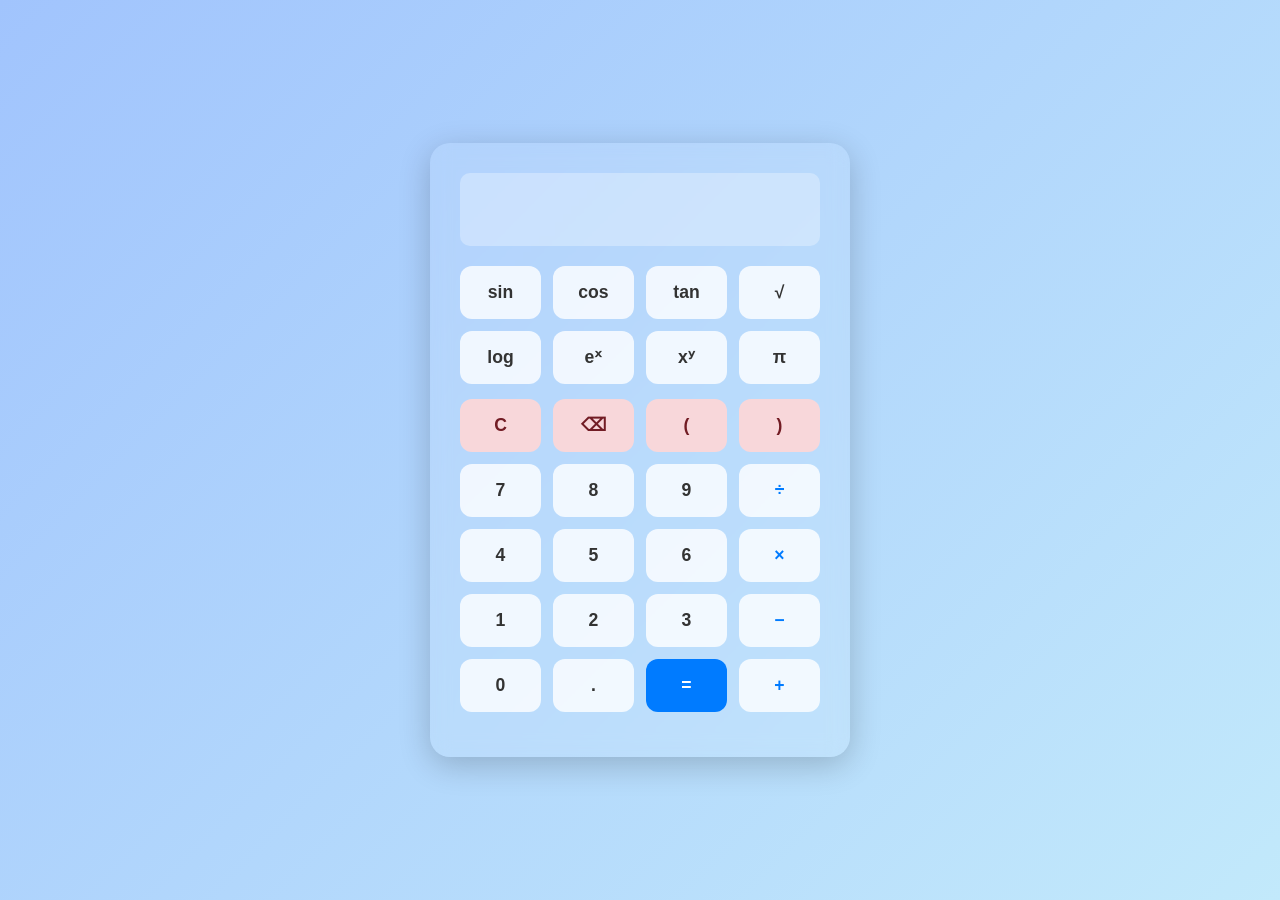
<file: petstore/index.html>
<!DOCTYPE html>
<html lang="en">
<head>
  <meta charset="UTF-8" />
  <meta name="viewport" content="width=device-width, initial-scale=1.0"/>
  <title>Scientific Calculator</title>
  <link rel="stylesheet" href="style.css" />
</head>
<body>
  <div class="container">
    <div class="calculator">
      <input type="text" id="display" readonly />

      <!-- Scientific Buttons -->
      <div class="buttons scientific">
        <button onclick="append('sin(')">sin</button>
        <button onclick="append('cos(')">cos</button>
        <button onclick="append('tan(')">tan</button>
        <button onclick="append('√')">√</button>

        <button onclick="append('log(')">log</button>
        <button onclick="append('e^')">eˣ</button>
        <button onclick="append('^')">xʸ</button>
        <button onclick="append('π')">π</button>
      </div>

      <!-- Standard Buttons -->
      <div class="buttons standard">
        <button onclick="clearDisplay()" class="func">C</button>
        <button onclick="backspace()" class="func">⌫</button>
        <button onclick="append('(')" class="func">(</button>
        <button onclick="append(')')" class="func">)</button>

        <button onclick="append('7')">7</button>
        <button onclick="append('8')">8</button>
        <button onclick="append('9')">9</button>
        <button onclick="append('/')" class="op">÷</button>

        <button onclick="append('4')">4</button>
        <button onclick="append('5')">5</button>
        <button onclick="append('6')">6</button>
        <button onclick="append('*')" class="op">×</button>

        <button onclick="append('1')">1</button>
        <button onclick="append('2')">2</button>
        <button onclick="append('3')">3</button>
        <button onclick="append('-')" class="op">−</button>

        <button onclick="append('0')">0</button>
        <button onclick="append('.')">.</button>
        <button onclick="calculate()" class="equal">=</button>
        <button onclick="append('+')" class="op">+</button>
      </div>
    </div>
  </div>

  <script src="script.js"></script>
</body>
</html>
</file>
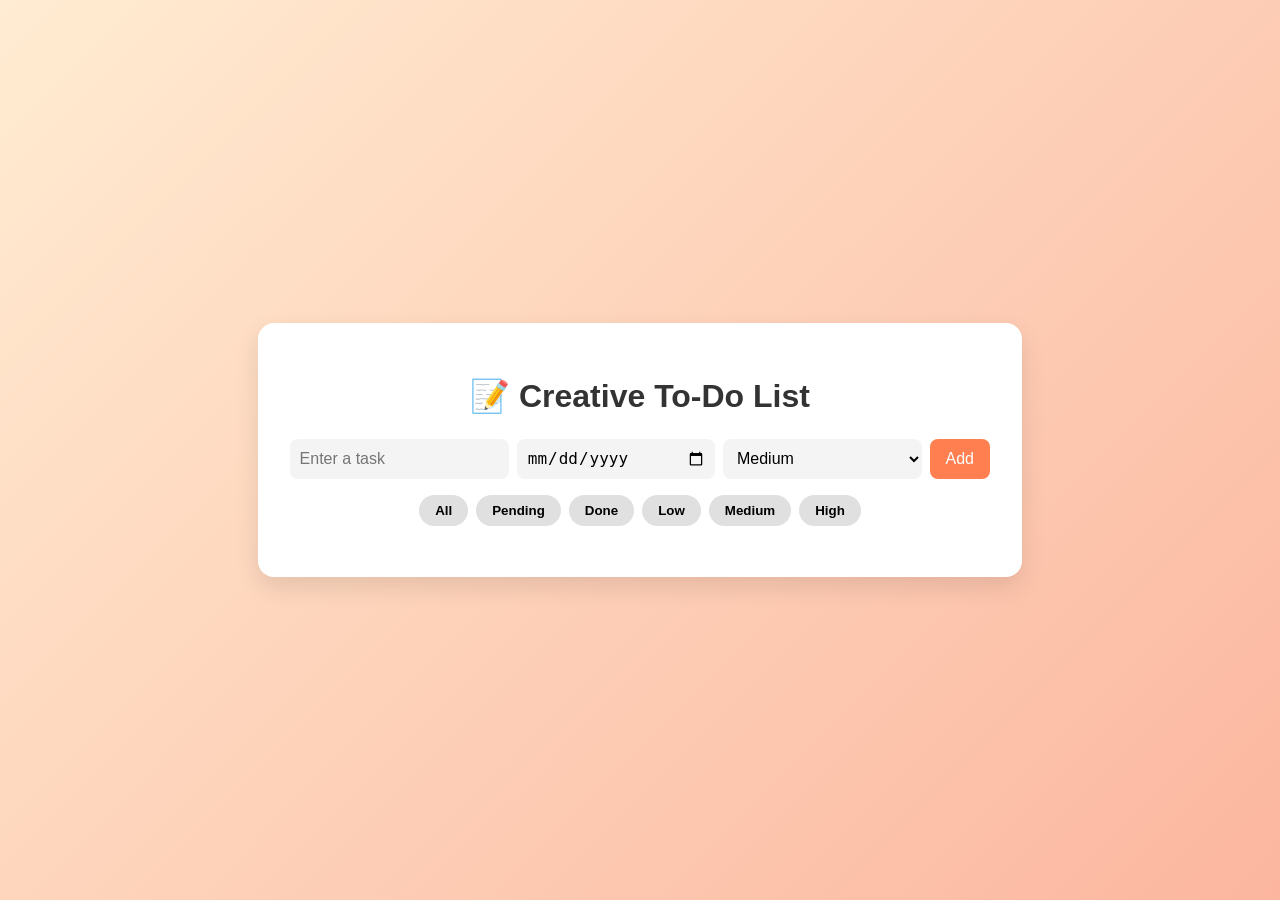
<file: toodolist/index.html>
<!DOCTYPE html>
<html lang="en">
<head>
  <meta charset="UTF-8" />
  <meta name="viewport" content="width=device-width, initial-scale=1.0"/>
  <title>Creative To-Do List</title>
  <link rel="stylesheet" href="style.css" />
</head>
<body>
  <div class="container">
    <h1>📝 Creative To-Do List</h1>
    <div class="task-input">
      <input type="text" id="taskText" placeholder="Enter a task" />
      <input type="date" id="dueDate" />
      <select id="priority">
        <option value="medium">Medium</option>
        <option value="low">Low</option>
        <option value="high">High</option>
      </select>
      <button onclick="addTask()">Add</button>
    </div>

    <div class="filters">
      <button onclick="setFilter('all')">All</button>
      <button onclick="setFilter('pending')">Pending</button>
      <button onclick="setFilter('done')">Done</button>
      <button onclick="setFilter('low')">Low</button>
      <button onclick="setFilter('medium')">Medium</button>
      <button onclick="setFilter('high')">High</button>
    </div>

    <ul id="taskList"></ul>
  </div>

  <script src="script.js"></script>
</body>
</html>
</file>
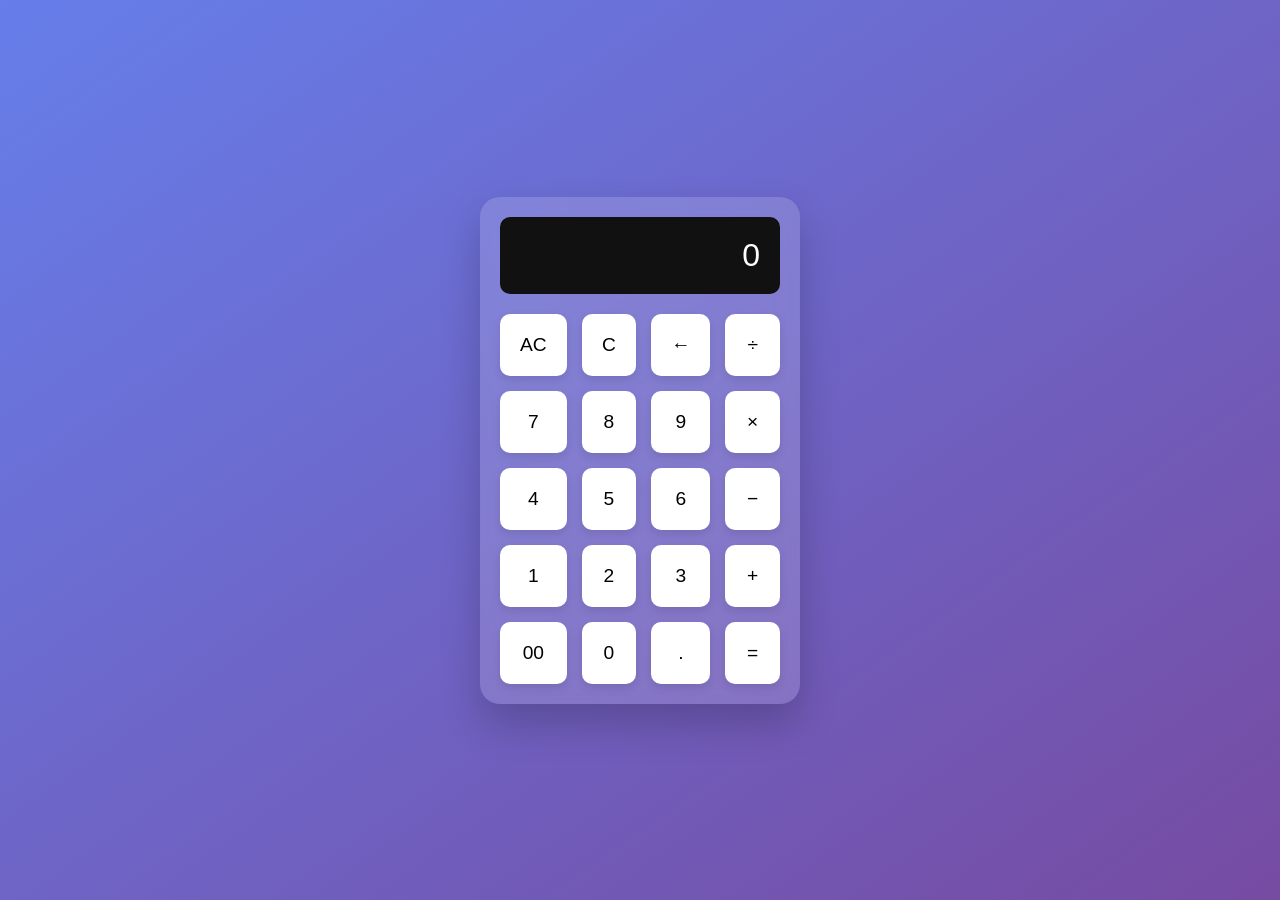
<file: calci/calculator.html>
<!DOCTYPE html>
<html lang="en">
<head>
  <meta charset="UTF-8" />
  <meta name="viewport" content="width=device-width, initial-scale=1.0" />
  <title>Calculator</title>
  <link rel="stylesheet" href="calculator.css" />
</head>
<body>
  <div class="calculator">
    <div id="display" class="display">0</div>
    <div class="buttons">
      <button onclick="allClear()">AC</button>
      <button onclick="clearEntry()">C</button>
      <button onclick="deleteLast()">←</button>
      <button onclick="append('/')">÷</button>

      <button onclick="append('7')">7</button>
      <button onclick="append('8')">8</button>
      <button onclick="append('9')">9</button>
      <button onclick="append('*')">×</button>

      <button onclick="append('4')">4</button>
      <button onclick="append('5')">5</button>
      <button onclick="append('6')">6</button>
      <button onclick="append('-')">−</button>

      <button onclick="append('1')">1</button>
      <button onclick="append('2')">2</button>
      <button onclick="append('3')">3</button>
      <button onclick="append('+')">+</button>

      <button onclick="append('00')">00</button>
      <button onclick="append('0')">0</button>
      <button onclick="append('.')">.</button>
      <button onclick="calculate()">=</button>
    </div>
  </div>

  <script src="calculator.js"></script>
</body>
</html>
</file>
<file: petstore/style.css>
* {
    box-sizing: border-box;
  }
  
  body {
    background: linear-gradient(135deg, #a1c4fd, #c2e9fb);
    font-family: 'Segoe UI', sans-serif;
    height: 100vh;
    margin: 0;
    display: flex;
    align-items: center;
    justify-content: center;
  }
  
  .container {
    backdrop-filter: blur(10px);
    background: rgba(255, 255, 255, 0.1);
    padding: 30px;
    border-radius: 20px;
    box-shadow: 0 8px 32px rgba(0, 0, 0, 0.2);
  }
  
  .calculator {
    width: 360px;
  }
  
  #display {
    width: 100%;
    padding: 20px;
    font-size: 1.8rem;
    border: none;
    outline: none;
    background: rgba(255, 255, 255, 0.3);
    color: #000;
    border-radius: 10px;
    margin-bottom: 20px;
  }
  
  .buttons {
    display: grid;
    grid-template-columns: repeat(4, 1fr);
    gap: 12px;
    margin-bottom: 15px;
  }
  
  button {
    padding: 16px;
    font-size: 1.1rem;
    border: none;
    border-radius: 12px;
    background-color: rgba(255, 255, 255, 0.8);
    cursor: pointer;
    transition: 0.2s ease-in-out;
    color: #333;
    font-weight: bold;
  }
  
  button:hover {
    background-color: #f1f1f1;
    transform: scale(1.05);
  }
  
  .op {
    color: #007bff;
  }
  
  .equal {
    background-color: #007bff;
    color: white;
  }
  
  .func {
    background-color: #f8d7da;
    color: #721c24;
  }
</file>
<file: toodolist/style.css>
/* Global Styles */
body {
    font-family: 'Segoe UI', Tahoma, Geneva, Verdana, sans-serif;
    margin: 0;
    padding: 0;
    background: linear-gradient(135deg, #ffecd2 0%, #fcb69f 100%);
    min-height: 100vh;
    display: flex;
    align-items: center;
    justify-content: center;
  }
  
  /* App Container */
  .container {
    background: white;
    padding: 2rem;
    border-radius: 1rem;
    box-shadow: 0 10px 25px rgba(0,0,0,0.1);
    max-width: 700px;
    width: 95%;
  }
  
  /* Header */
  h1 {
    text-align: center;
    color: #333;
    margin-bottom: 1.5rem;
  }
  
  /* Task Input Section */
  .task-input {
    display: flex;
    flex-wrap: wrap;
    gap: 0.5rem;
    margin-bottom: 1rem;
  }
  
  .task-input input,
  .task-input select,
  .task-input button {
    padding: 0.6rem;
    border: none;
    border-radius: 0.5rem;
    flex: 1;
    font-size: 1rem;
  }
  
  .task-input input,
  .task-input select {
    background: #f4f4f4;
  }
  
  .task-input button {
    background: #ff7f50;
    color: white;
    cursor: pointer;
    flex: none;
    padding: 0.6rem 1rem;
    transition: background 0.3s;
  }
  
  .task-input button:hover {
    background: #e06648;
  }
  
  /* Filter Buttons */
  .filters {
    display: flex;
    flex-wrap: wrap;
    gap: 0.5rem;
    margin-bottom: 1.2rem;
    justify-content: center;
  }
  
  .filters button {
    padding: 0.5rem 1rem;
    border: none;
    background: #e0e0e0;
    border-radius: 999px;
    cursor: pointer;
    font-weight: bold;
    transition: 0.3s;
  }
  
  .filters button.active,
  .filters button:hover {
    background: #ff7f50;
    color: white;
  }
  
  /* Task List */
  ul#taskList {
    list-style: none;
    padding: 0;
    margin: 0;
  }
  
  .task {
    background: #fffaf0;
    padding: 1rem;
    margin-bottom: 0.75rem;
    border-left: 6px solid #ff7f50;
    border-radius: 0.75rem;
    box-shadow: 0 4px 10px rgba(0,0,0,0.05);
    display: flex;
    justify-content: space-between;
    align-items: center;
    transition: transform 0.2s;
  }
  
  .task:hover {
    transform: scale(1.01);
  }
  
  .task.done {
    background: #d4edda;
    text-decoration: line-through;
    opacity: 0.8;
  }
  
  .task .info {
    flex: 1;
  }
  
  .task .meta {
    font-size: 0.85rem;
    margin-top: 0.25rem;
    color: #555;
  }
  
  .task button {
    margin-left: 0.3rem;
    padding: 0.3rem 0.6rem;
    border: none;
    border-radius: 0.4rem;
    cursor: pointer;
    background: #87cefa;
    color: white;
    font-weight: bold;
    transition: background 0.2s;
  }
  
  .task button:hover {
    background: #4682b4;
  }
  
  .task button:last-child {
    background: #ff6b6b;
  }
  
  .task button:last-child:hover {
    background: #d94b4b;
  }
</file>
<file: calci/calculator.css>
* {
  box-sizing: border-box;
}
body {
  margin: 0;
  font-family: 'Segoe UI', sans-serif;
  background: linear-gradient(to bottom right, #667eea, #764ba2);
  display: flex;
  justify-content: center;
  align-items: center;
  height: 100vh;
}
.calculator {
  background: rgba(255, 255, 255, 0.15);
  backdrop-filter: blur(10px);
  border-radius: 20px;
  padding: 20px;
  box-shadow: 0 20px 40px rgba(0, 0, 0, 0.2);
  width: 320px;
}
.display {
  background: #111;
  color: #fff;
  font-size: 2rem;
  padding: 20px;
  border-radius: 10px;
  text-align: right;
  overflow-x: auto;
}
.buttons {
  display: grid;
  grid-template-columns: repeat(4, 1fr);
  gap: 15px;
  margin-top: 20px;
}
button {
  padding: 20px;
  font-size: 1.2rem;
  border: none;
  border-radius: 10px;
  background: #fff;
  box-shadow: 0 4px 10px rgba(0, 0, 0, 0.1);
  cursor: pointer;
  transition: background 0.3s;
}
button:hover {
  background: #e2e2e2;
}
</file>
